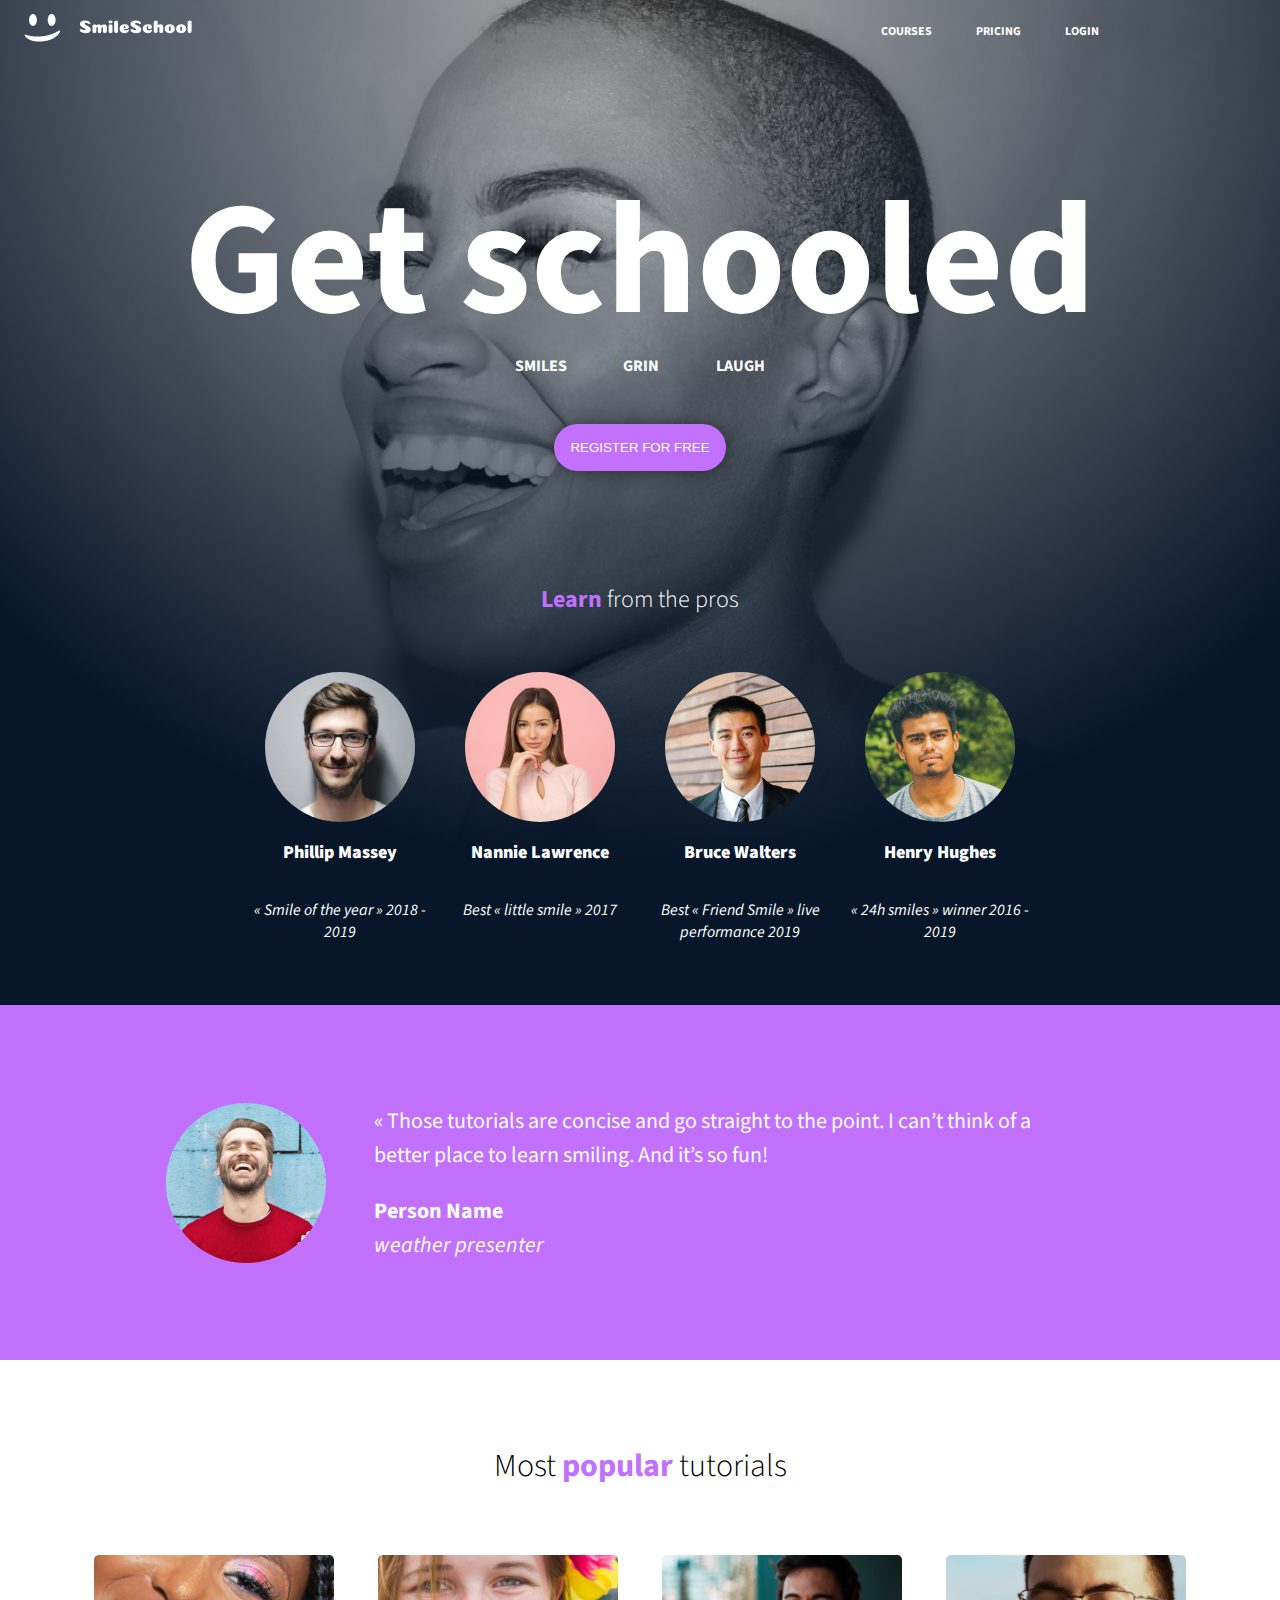
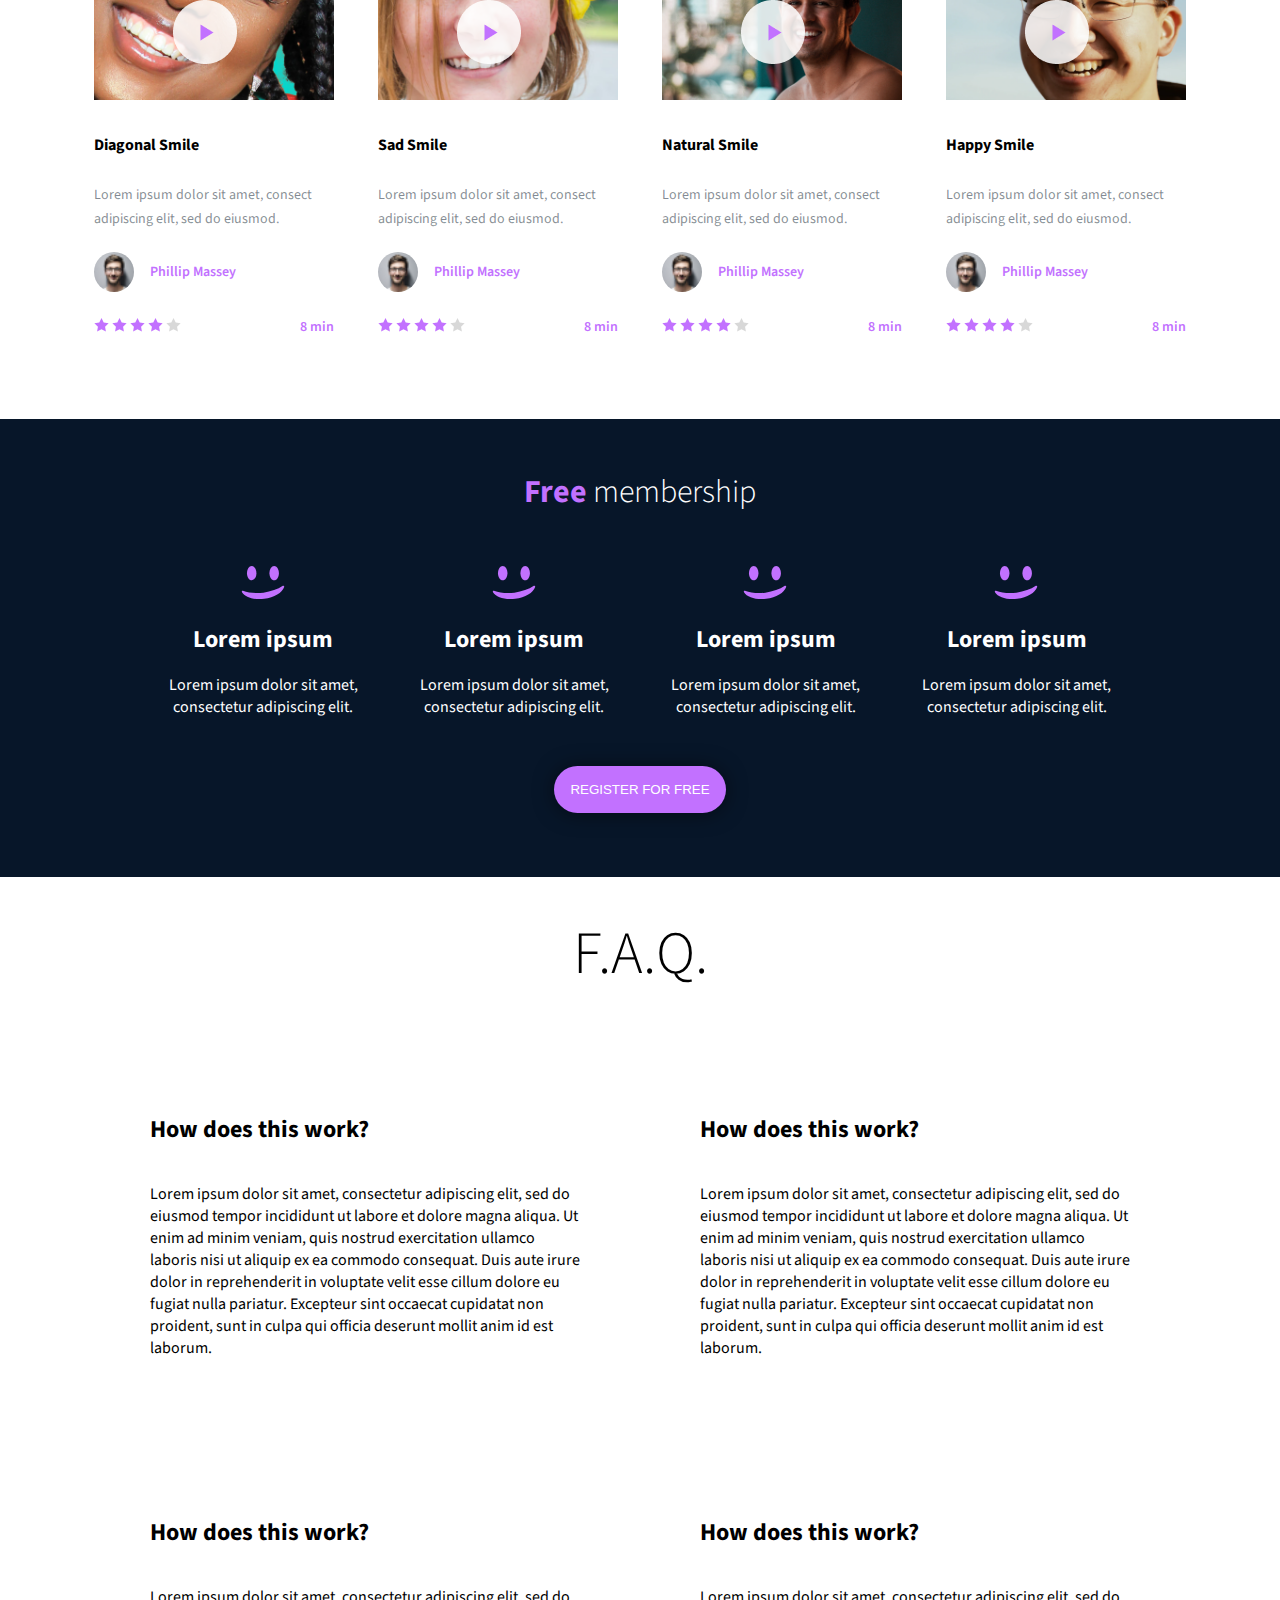
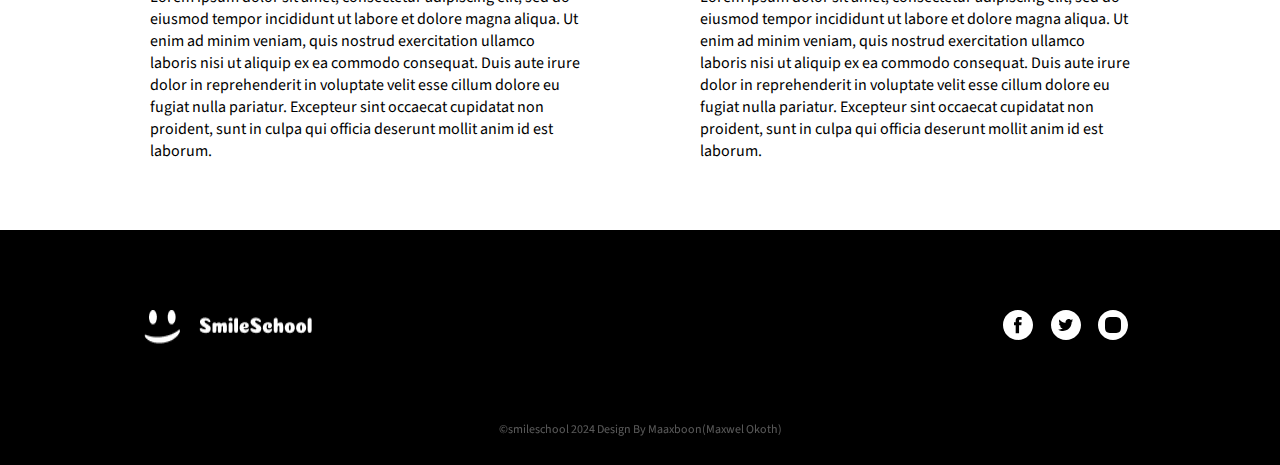
<file: css_advanced/index.html>
<!DOCTYPE html>
<html lang="en">

<head>
    <meta charset="UTF-8">
    <meta http-equiv="X-UA-Compatible" content="IE=edge">
    <meta name="viewport" content="width=device-width, initial-scale=1.0">
    <link href='https://fonts.googleapis.com/css?family=Source+Sans+Pro' rel='stylesheet' type='text/css'>
    <link rel="stylesheet" href="styles.css">
    <title>Smile</title>
</head>

<body>
    <header>
        <div class="logo"><img src="imgs/logo.png" alt="logo" /></div>
        <div class="nav-urls">
            <a href="">courses</a>
            <a href="">pricing</a>
            <a href="">login</a>
        </div>
    </header>
    <main>
        <div class="ming">
            
        <section class="header-section">
            <div class="schooled">
                <h1 class="schooled-title">
                    Get schooled
                </h1>
                <p class="schooled-text">
                    <span>SMILES</span>
                    <span>GRIN</span>
                    <span>LAUGH</span>
                </p>
                <button class="register-btn">REGISTER FOR FREE</button>
            </div>
            <div class="pros">
                <h2 class="pros-title"><span class="secondary-color">Learn</span> from the pros</h2>
                <div class="pros-block">
                    <div class="pros-card">
                        <div class="img">
                            <img class="pic" src="imgs/philip.png" alt="philip">
                        </div>
                        <h3>Phillip Massey</h3>
                        <p>« Smile of the year » 2018 - 2019</p>
                    </div>
                    <div class="pros-card">
                        <div class="img">
                            <img class="pic" src="imgs/nannie.png" alt="nannie">
                        </div>
                        <h3>Nannie Lawrence</h3>
                        <p>Best « little smile » 2017</p>
                    </div>
        
                    <div class="pros-card">
                        
                        <div class="img">
                            <img class="pic" src="imgs/bruce.png" alt="bruce">
                        </div>
                        <h3>Bruce Walters</h3>
                        <p>Best « Friend Smile » live performance 2019</p>
                    </div>
                    <div class="pros-card">
                        <div class="img">
                            <img class="pic" src="imgs/henry.png" alt="henry">
                        </div>
                        <h3>Henry Hughes</h3>
                        <p>« 24h smiles » winner 2016 - 2019</p>
                    </div>
                </div>
            </div>
        </section>
        </div>
        <section class="presenter-section">
            <div class="presenter-block">
                <img src="imgs/avatar.png" alt="avatar">
                <div>
                    <blockquote>
                        « Those tutorials are concise and go straight to the point. I can’t think of a better
                        place to learn smiling. And it’s so fun!
                    </blockquote>
                    <p class="person-name">Person Name</p>
                    <p class="weather">weather presenter</p>
                </div>
            </div>
        </section>
        <section class="videos-section">
            <h1>Most <span class="secondary-color">popular</span> tutorials</h1>
            <div class="videos-list">
                <div class="video-card">
                    <img src="imgs/preview_diag.png" alt="" style="margin-bottom: -48px;">
                    <a class="play" href="#"><img src="imgs/play.png" alt=""></a>
                    <h2 class="video-title">
                        Diagonal Smile
                    </h2>
                    <p class="video-desc">
                        Lorem ipsum dolor sit amet, consect adipiscing elit, sed do eiusmod.
                    </p>
                    <div class="author">
                        <img class="author-img" src="imgs/philip_sm.png" alt="philip_sm">
                        <h3 class="author-name">Phillip Massey</h3>
                    </div>
                    <div class="rating-duration">
                        <div class="rating">
                            <img src="svgs/Star_1.svg" alt="Star_1">
                            <img src="svgs/Star_1.svg" alt="Star_1">
                            <img src="svgs/Star_1.svg" alt="Star_1">
                            <img src="svgs/Star_1.svg" alt="Star_1">
                            <img src="svgs/Star_5.svg" alt="Star_5">
                        </div>
                        <p class="duration">8 min</p>
                    </div>
                </div>
                <div class="video-card">
                    <img src="imgs/preview_sad.png" alt=""style="margin-bottom: -48px;">
                    <a class="play" href="#"><img src="imgs/play.png" alt=""></a>
                    <h2 class="video-title">
                        Sad Smile
                    </h2>
                    <p class="video-desc">
                        Lorem ipsum dolor sit amet, consect adipiscing elit, sed do eiusmod.
                    </p>
                    <div class="author">
                        <img class="author-img" src="imgs/philip_sm.png" alt="philip_sm">
                        <h3 class="author-name">Phillip Massey</h3>
                    </div>
                    <div class="rating-duration">
                        <div class="rating">
                            <img src="svgs/Star_1.svg" alt="Star_1">
                            <img src="svgs/Star_1.svg" alt="Star_1">
                            <img src="svgs/Star_1.svg" alt="Star_1">
                            <img src="svgs/Star_1.svg" alt="Star_1">
                            <img src="svgs/Star_5.svg" alt="Star_5">
                        </div>
                        <p class="duration">8 min</p>
                    </div>
                </div>
                <div class="video-card">
                    <img src="imgs/preview_nat.png" alt=""style="margin-bottom: -48px;">
                    <a class="play" href="#"><img src="imgs/play.png" alt=""></a>
                    <h2 class="video-title">
                        Natural Smile
                    </h2>
                    <p class="video-desc">
                        Lorem ipsum dolor sit amet, consect adipiscing elit, sed do eiusmod.
                    </p>
                    <div class="author">
                        <img class="author-img" src="imgs/philip_sm.png" alt="philip_sm">
                        <h3 class="author-name">Phillip Massey</h3>
                    </div>
                    <div class="rating-duration">
                        <div class="rating">
                            <img src="svgs/Star_1.svg" alt="Star_1">
                            <img src="svgs/Star_1.svg" alt="Star_1">
                            <img src="svgs/Star_1.svg" alt="Star_1">
                            <img src="svgs/Star_1.svg" alt="Star_1">
                            <img src="svgs/Star_5.svg" alt="Star_5">
                        </div>
                        <p class="duration">8 min</p>
                    </div>
                </div>
                <div class="video-card">
                    <img src="imgs/preview_hap.png" alt=""style="margin-bottom: -48px;">
                    <a class="play" href="#"><img src="imgs/play.png" alt=""></a>
                    <h2 class="video-title">
                        Happy Smile
                    </h2>
                    <p class="video-desc">
                        Lorem ipsum dolor sit amet, consect adipiscing elit, sed do eiusmod.
                    </p>
                    <div class="author">
                        <img class="author-img" src="imgs/philip_sm.png" alt="philip_sm">
                        <h3 class="author-name">Phillip Massey</h3>
                    </div>
                    <div class="rating-duration">
                        <div class="rating">
                            <img src="svgs/Star_1.svg" alt="Star_1">
                            <img src="svgs/Star_1.svg" alt="Star_1">
                            <img src="svgs/Star_1.svg" alt="Star_1">
                            <img src="svgs/Star_1.svg" alt="Star_1">
                            <img src="svgs/Star_5.svg" alt="Star_5">
                        </div>
                        <p class="duration">8 min</p>
                    </div>
                </div>
            </div>
        </section>
        <section class="membership-section">
            <h1><span class="secondary-color">Free</span> membership</h1>
            <div class="memberships">
                <div class="membership-card">
                    <img src="svgs/smile.svg" alt="smile">
                    <h2>Lorem ipsum</h2>
                    <p>
                        Lorem ipsum dolor sit amet, consectetur adipiscing elit.
                    </p>
                </div>
                <div class="membership-card">
                    <img src="svgs/smile.svg" alt="smile">
                    <h2>Lorem ipsum</h2>
                    <p>
                        Lorem ipsum dolor sit amet, consectetur adipiscing elit.
                    </p>
                </div>
                <div class="membership-card">
                    <img src="svgs/smile.svg" alt="smile">
                    <h2>Lorem ipsum</h2>
                    <p>
                        Lorem ipsum dolor sit amet, consectetur adipiscing elit.
                    </p>
                </div>
                <div class="membership-card">
                    <img src="svgs/smile.svg" alt="smile">
                    <h2>Lorem ipsum</h2>
                    <p>
                        Lorem ipsum dolor sit amet, consectetur adipiscing elit.
                    </p>
                </div>
            </div>
            <button class="register-btn">REGISTER FOR FREE</button>
        </section>
        <section class="faq-section">
            <h1>F.A.Q.</h1>
            <div class="faq-list">
                <div class="faq-item">
                    <h2>How does this work?</h2>
                    <p>
                        Lorem ipsum dolor sit amet, consectetur adipiscing elit, sed do eiusmod tempor incididunt ut
                        labore et dolore magna aliqua. Ut enim ad minim veniam, quis nostrud exercitation ullamco
                        laboris nisi ut aliquip ex ea commodo consequat. Duis aute irure dolor in reprehenderit in
                        voluptate velit esse cillum dolore eu fugiat nulla pariatur. Excepteur sint occaecat cupidatat
                        non proident, sunt in culpa qui officia deserunt mollit anim id est laborum.
                    </p>
                </div>
                <div class="faq-item">
                    <h2>How does this work?</h2>
                    <p>
                        Lorem ipsum dolor sit amet, consectetur adipiscing elit, sed do eiusmod tempor incididunt ut
                        labore et dolore magna aliqua. Ut enim ad minim veniam, quis nostrud exercitation ullamco
                        laboris nisi ut aliquip ex ea commodo consequat. Duis aute irure dolor in reprehenderit in
                        voluptate velit esse cillum dolore eu fugiat nulla pariatur. Excepteur sint occaecat cupidatat
                        non proident, sunt in culpa qui officia deserunt mollit anim id est laborum.
                    </p>
                </div>
            </div>
            <div class="faq-list">
                <div class="faq-item">
                    <h2>How does this work?</h2>
                    <p>
                        Lorem ipsum dolor sit amet, consectetur adipiscing elit, sed do eiusmod tempor incididunt ut
                        labore et dolore magna aliqua. Ut enim ad minim veniam, quis nostrud exercitation ullamco
                        laboris nisi ut aliquip ex ea commodo consequat. Duis aute irure dolor in reprehenderit in
                        voluptate velit esse cillum dolore eu fugiat nulla pariatur. Excepteur sint occaecat cupidatat
                        non proident, sunt in culpa qui officia deserunt mollit anim id est laborum.
                    </p>
                </div>
                <div class="faq-item">
                    <h2>How does this work?</h2>
                    <p>
                        Lorem ipsum dolor sit amet, consectetur adipiscing elit, sed do eiusmod tempor incididunt ut
                        labore et dolore magna aliqua. Ut enim ad minim veniam, quis nostrud exercitation ullamco
                        laboris nisi ut aliquip ex ea commodo consequat. Duis aute irure dolor in reprehenderit in
                        voluptate velit esse cillum dolore eu fugiat nulla pariatur. Excepteur sint occaecat cupidatat
                        non proident, sunt in culpa qui officia deserunt mollit anim id est laborum.
                    </p>
                </div>
            </div>
        </section>
    </main>
    <footer>
        <div class="ft-container">
            <div class="nav-ft">
                <img src="imgs/logo.png" alt="">
                <div>
                    <a href=""><img src="svgs/facebook.svg" alt=""></a>
                    <a href=""><img src="svgs/twitter.svg" alt=""></a>
                    <a href=""><img src="svgs/Combined Shape.svg" alt=""></a>
                </div>
            </div>
            <p>&copy;smileschool 2024 Design By Maaxboon(Maxwel Okoth)</p>
        </div>
    </footer>
</body>

</html>
</file>
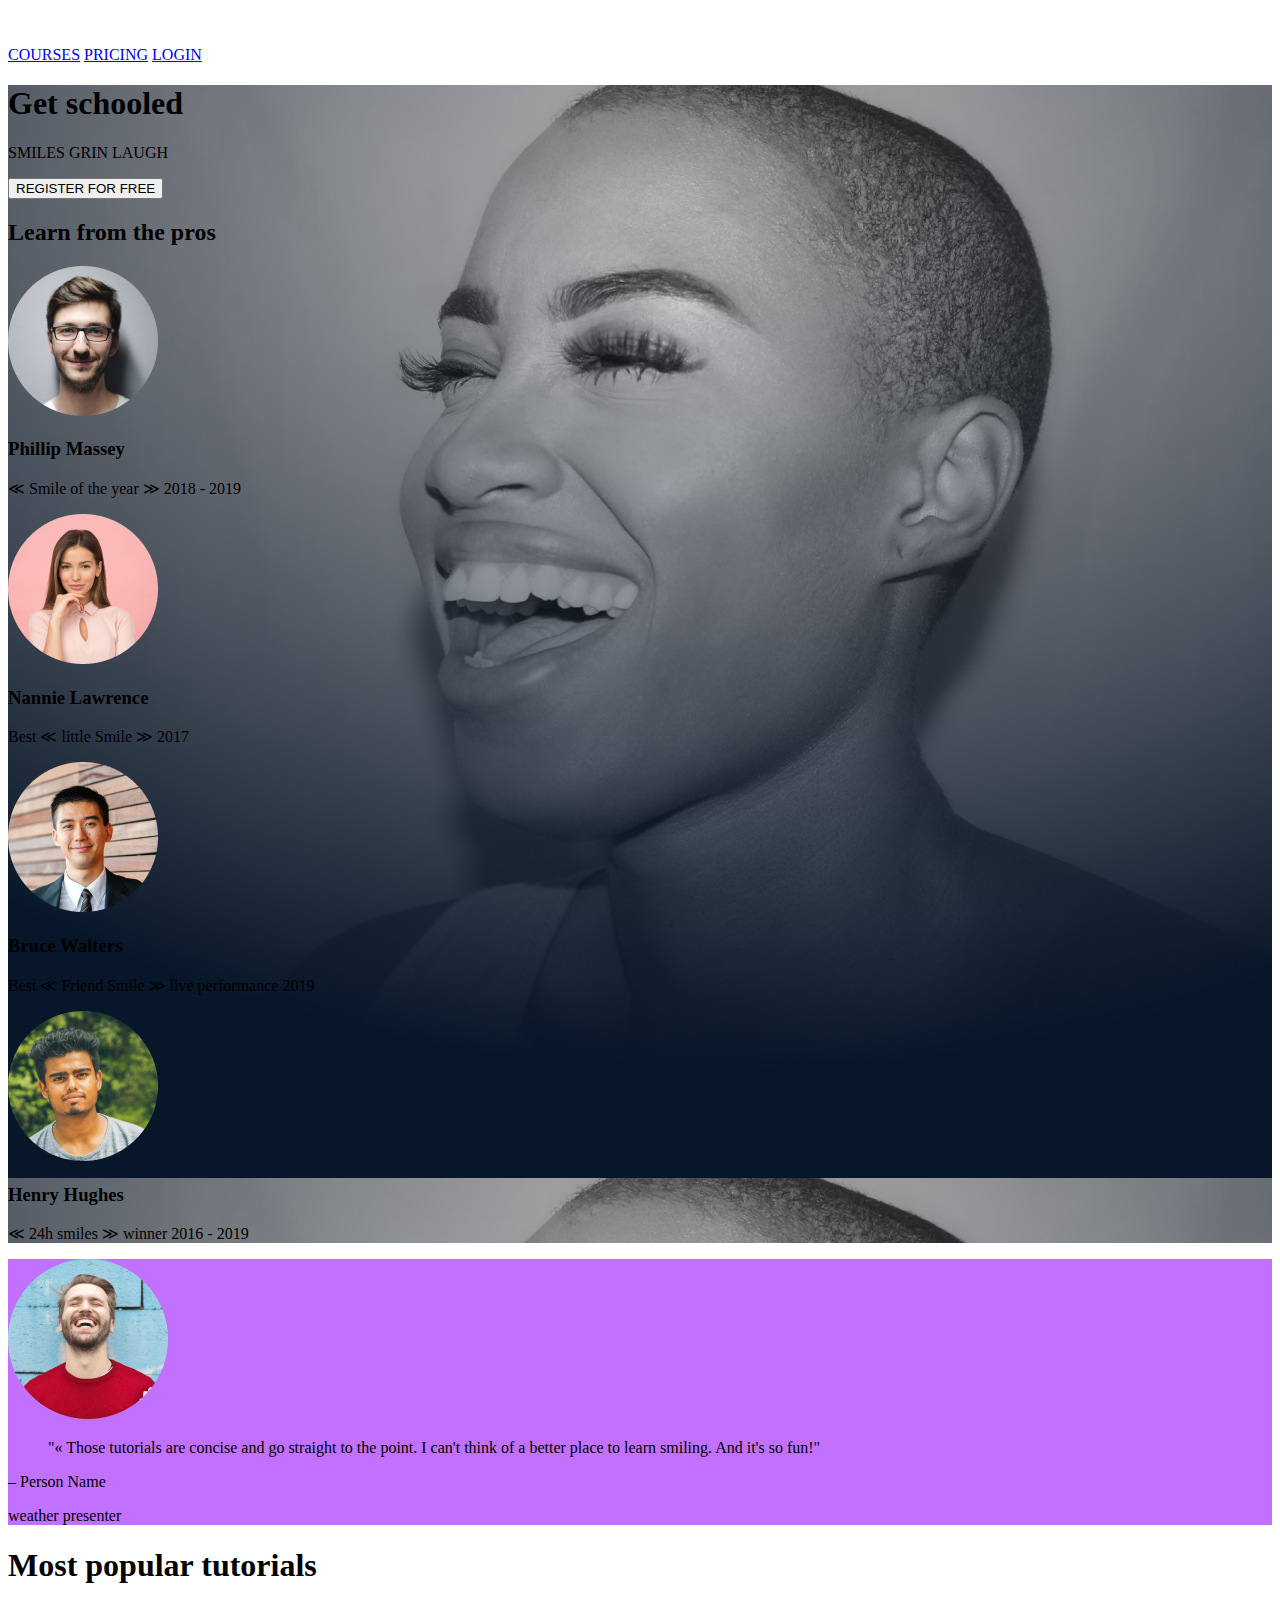
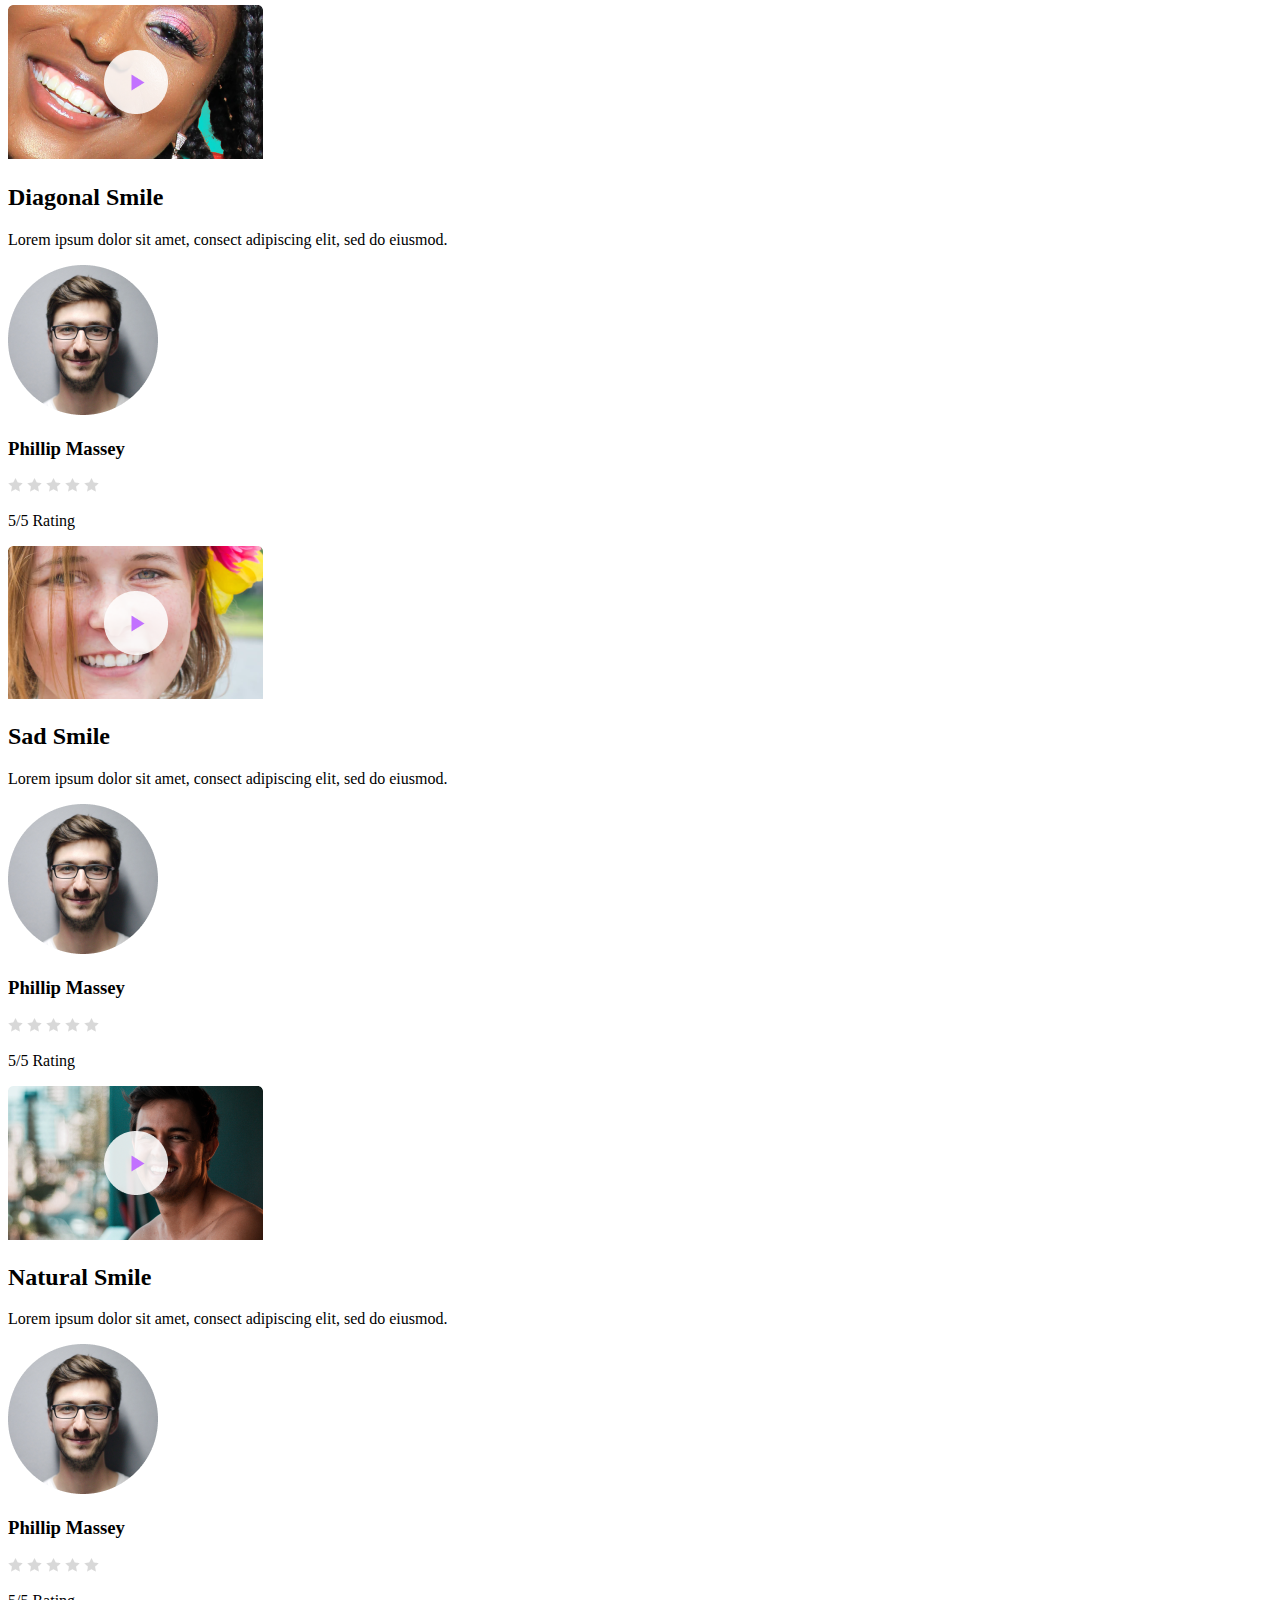
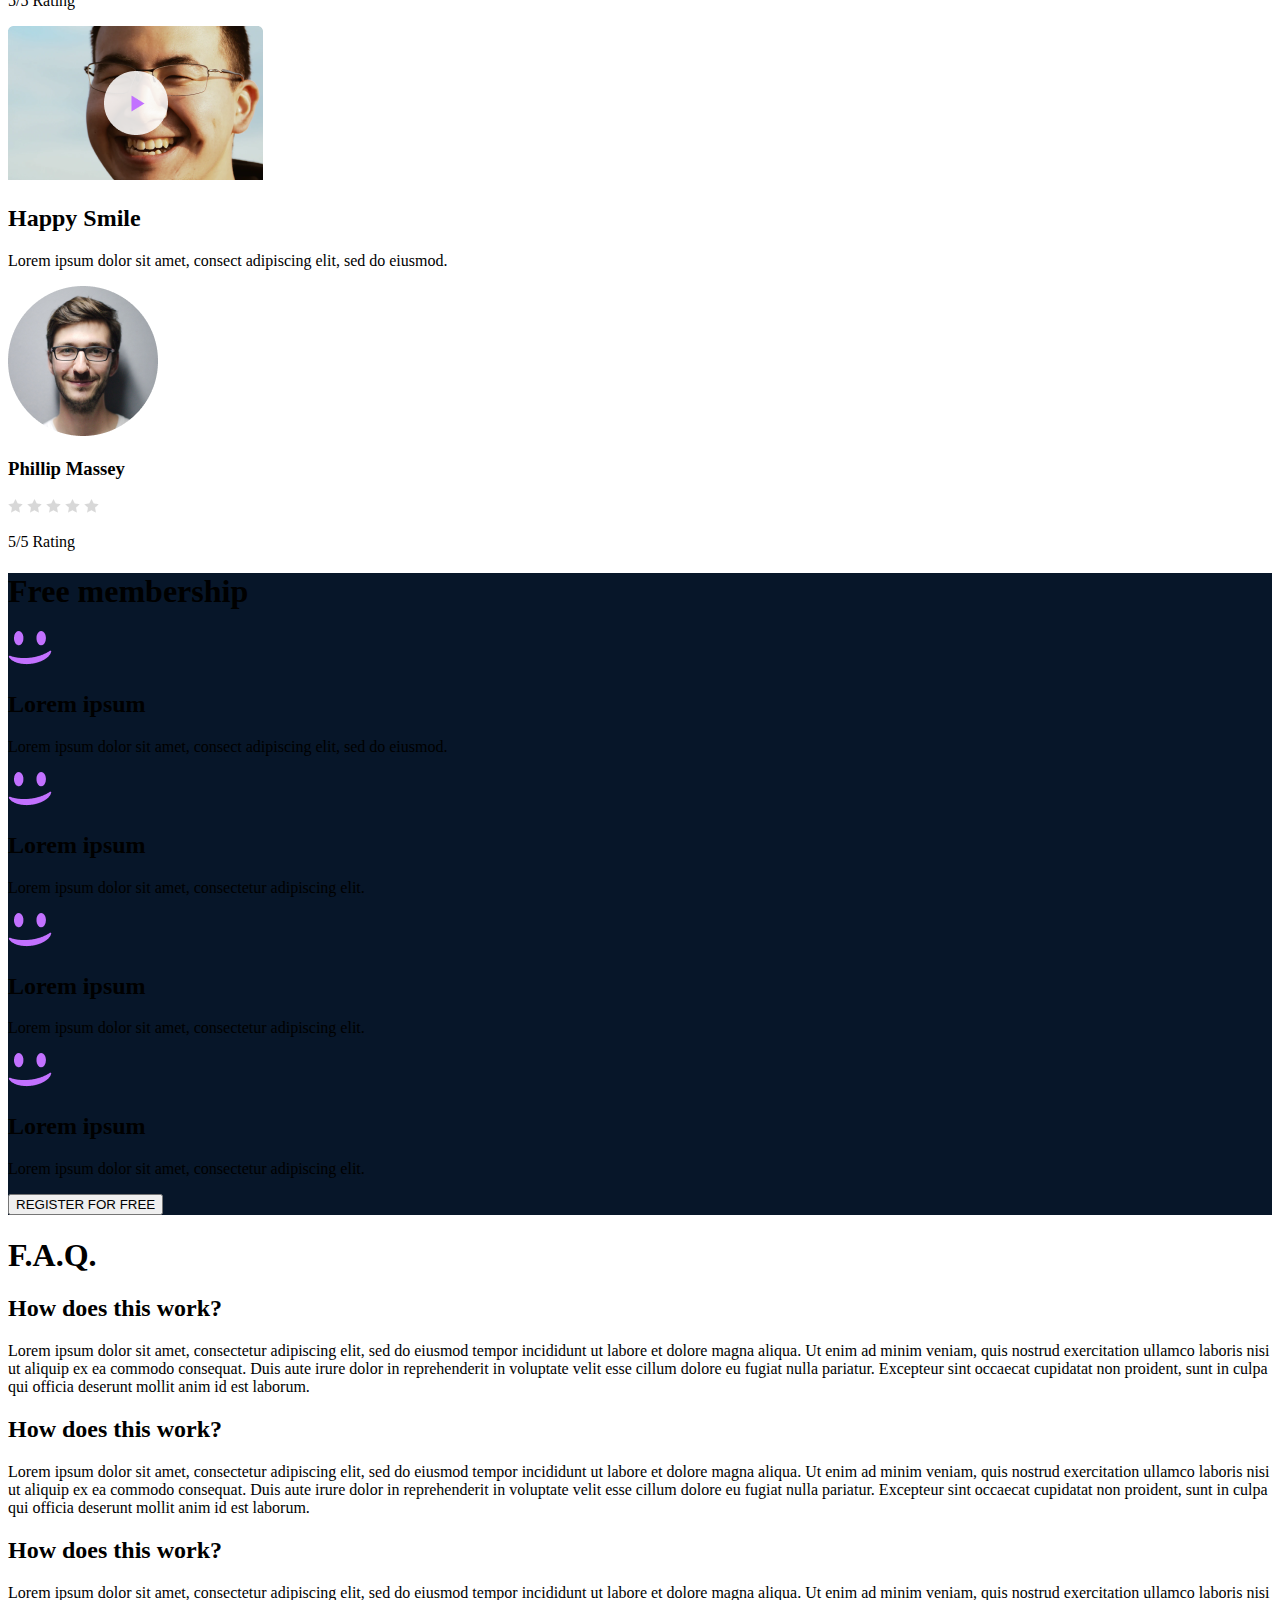
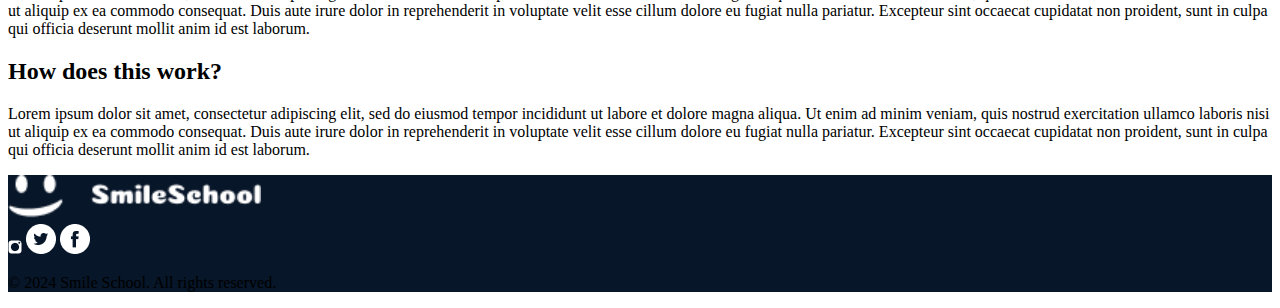
<file: html_advanced/index.html>
<!DOCTYPE html>
<html lang="en">
    <head>
        <meta charset="UTF-8">
        <meta name="viewport" content="width=device-width, initial-scale=1.0">
        <title>Smile School Webpage</title>
    </head>
    <body>
        <header>
            <!-- Clickable logo -->
            <div>
                <a href="#">
                    <img src="./images/logo.png" alt="Website Logo" width="15%">
                </a>
            </div>

            <!-- Navigation links -->
            <div>
                <a href="#Courses">COURSES</a>
                <a href="#Courses">PRICING</a>
                <a href="#Courses">LOGIN</a>
            </div>
        </header>
        <main>
            <section style="background-image: url('images/background.png');">
                <!-- First block: heading, text, and button -->
                <div>
                    <h1>Get schooled</h1>
                    <p>SMILES GRIN LAUGH</p>
                    <button>REGISTER FOR FREE</button>
                </div>
            
                <!-- Second block: heading and four smaller blocks -->
                <div>
                    <h2>Learn from the pros</h2>
                    <div>
                        <!-- First of four blocks -->
                    <div>
                        <img src="./images/phillip.png" alt="phillip">
                        <h3>Phillip Massey</h3>
                        <p>≪ Smile of the year ≫ 2018 - 2019</p>
                    </div>
                        <!-- Second block -->
                    <div>
                        <img src="./images/Nannie.png" alt="Nannie">
                        <h3>Nannie Lawrence</h3>
                        <p>Best ≪ little Smile ≫ 2017</p>
                    </div>
                    <!-- Third block -->
                    <div>
                        <img src="./images/Bruce.png" alt="Bruce ">
                        <h3>Bruce Walters</h3>
                        <p>Best ≪ Friend Smile ≫ live performance 2019</p>
                    </div>
                    <!-- Fourth block -->
                    <div>
                        <img src="./images/Henry.png" alt="Henry">
                        <h3>Henry Hughes</h3>
                        <p>≪ 24h smiles ≫ winner 2016 - 2019</p>
                    </div>
                </div>
            </section>

            <section style="background-image: url('images/background1.png');">
                <div>
                <!-- Image -->
                <img src="./images/quote-author.png" alt="Quote Author">
                </div>
            
                <div>
                <!-- Blockquote for the quote -->
                <blockquote>
                    "« Those tutorials are concise and go straight to the point. I can't think of a better place to learn smiling. And it's so fun!"
                </blockquote>
                <!-- Author name -->
                <p>– Person Name</p>
                <!-- Subtitle or additional text -->
                <p>weather presenter</p>
                </div>
            </section>

            <!-- Videos section -->
            <section>
                <h1>Most popular tutorials</h1>
                <div>
                <!-- First video block -->
                <div>
                    <!-- Video thumbnail -->
                    <img src="./images/tuto_1.png" alt="Video 1 Thumbnail">
                    <h2>Diagonal Smile</h2>
                    <p>Lorem ipsum dolor sit amet, consect adipiscing elit, sed do eiusmod.</p>

                    <!-- Author block -->
                    <div>
                    <img src="./images/phillip.png" alt="Author 1">
                    <h3>Phillip Massey</h3>
                    </div>

                    <!-- Rating block -->
                    <div>
                    <!-- Star images for rating -->
                    <div>
                        <img src="./images/star.png" alt="Star 1">
                        <img src="./images/star.png" alt="Star 2">
                        <img src="./images/star.png" alt="Star 3">
                        <img src="./images/star.png" alt="Star 4">
                        <img src="./images/star.png" alt="Star 5">
                    </div>
                    <p>5/5 Rating</p>
                    </div>
                </div>

                <div>

                    <div>
                        <!-- Video thumbnail -->
                        <img src="./images/tuto_2.png" alt="Video 1 Thumbnail">
                        <h2>Sad Smile</h2>
                        <p>Lorem ipsum dolor sit amet, consect adipiscing elit, sed do eiusmod.</p>
    
                        <!-- Author block -->
                        <div>
                        <img src="./images/phillip.png" alt="Author 1">
                        <h3>Phillip Massey</h3>
                        </div>
    
                        <!-- Rating block -->
                        <div>
                        <!-- Star images for rating -->
                        <div>
                            <img src="./images/star.png" alt="Star 1">
                            <img src="./images/star.png" alt="Star 2">
                            <img src="./images/star.png" alt="Star 3">
                            <img src="./images/star.png" alt="Star 4">
                            <img src="./images/star.png" alt="Star 5">
                        </div>
                        <p>5/5 Rating</p>
                        </div>
                    </div>

                    <div>
                        <!-- Video thumbnail -->
                        <img src="./images/tuto_3.png" alt="Video 1 Thumbnail">
                        <h2>Natural Smile</h2>
                        <p>Lorem ipsum dolor sit amet, consect adipiscing elit, sed do eiusmod.</p>
    
                        <!-- Author block -->
                        <div>
                        <img src="./images/phillip.png" alt="Author 1">
                        <h3>Phillip Massey</h3>
                        </div>
    
                        <!-- Rating block -->
                        <div>
                        <!-- Star images for rating -->
                        <div>
                            <img src="./images/star.png" alt="Star 1">
                            <img src="./images/star.png" alt="Star 2">
                            <img src="./images/star.png" alt="Star 3">
                            <img src="./images/star.png" alt="Star 4">
                            <img src="./images/star.png" alt="Star 5">
                        </div>
                        <p>5/5 Rating</p>
                        </div>
                    </div>
                </div>
                    <!-- Video thumbnail -->
                    <img src="./images/tuto_4.png" alt="Video 1 Thumbnail">
                    <h2>Happy Smile</h2>
                    <p>Lorem ipsum dolor sit amet, consect adipiscing elit, sed do eiusmod.</p>

                    <!-- Author block -->
                    <div>
                    <img src="./images/phillip.png" alt="Author 1">
                    <h3>Phillip Massey</h3>
                    </div>

                    <!-- Rating block -->
                    <div>
                    <!-- Star images for rating -->
                    <div>
                        <img src="./images/star.png" alt="Star 1">
                        <img src="./images/star.png" alt="Star 2">
                        <img src="./images/star.png" alt="Star 3">
                        <img src="./images/star.png" alt="Star 4">
                        <img src="./images/star.png" alt="Star 5">
                    </div>
                    <p>5/5 Rating</p>
                    </div>
                </div>

                </div>
            </section>

            <section style="background-image: url('images/background2.png');">
                <h1>Free membership</h1>
                <div>
                  <!-- First membership item -->
                  <div>
                    <img src="./images/smile.png" alt="Membership Plan 1">
                    <h2>Lorem ipsum</h2>
                    <p>Lorem ipsum dolor sit amet, consect adipiscing elit, sed do eiusmod.</p>
                  </div>
            
                  <!-- Second membership item -->
                  <div>
                    <img src="./images/smile.png" alt="Membership Plan 2">
                    <h2>Lorem ipsum</h2>
                    <p>Lorem ipsum dolor sit amet, consectetur adipiscing elit.</p>
                  </div>
            
                  <!-- Third membership item -->
                  <div>
                    <img src="./images/smile.png" alt="Membership Plan 3">
                    <h2>Lorem ipsum</h2>
                    <p>Lorem ipsum dolor sit amet, consectetur adipiscing elit.</p>
                  </div>
            
                  <!-- Fourth membership item -->
                  <div>
                    <img src="./images/smile.png" alt="Membership Plan 4">
                    <h2>Lorem ipsum</h2>
                    <p>Lorem ipsum dolor sit amet, consectetur adipiscing elit.</p>
                    <button>REGISTER FOR FREE</button>
                  </div>
                </div>
            </section>

            <section>
                <h1>F.A.Q.</h1>
                <div>
                  <!-- First row -->
                  <div>
                    <!-- First item block in the first row -->
                    <div>
                      <h2>How does this work?</h2>
                      <p>Lorem ipsum dolor sit amet, consectetur adipiscing elit, sed do eiusmod tempor incididunt ut labore et dolore magna aliqua. Ut enim ad minim veniam, quis nostrud exercitation ullamco laboris nisi ut aliquip ex ea commodo consequat. Duis aute irure dolor in reprehenderit in voluptate velit esse cillum dolore eu fugiat nulla pariatur. Excepteur sint occaecat cupidatat non proident, sunt in culpa qui officia deserunt mollit anim id est laborum.</p>
                    </div>
            
                    <!-- Second item block in the first row -->
                    <div>
                      <h2>How does this work?</h2>
                      <p>Lorem ipsum dolor sit amet, consectetur adipiscing elit, sed do eiusmod tempor incididunt ut labore et dolore magna aliqua. Ut enim ad minim veniam, quis nostrud exercitation ullamco laboris nisi ut aliquip ex ea commodo consequat. Duis aute irure dolor in reprehenderit in voluptate velit esse cillum dolore eu fugiat nulla pariatur. Excepteur sint occaecat cupidatat non proident, sunt in culpa qui officia deserunt mollit anim id est laborum.</p>
                    </div>
                  </div>
            
                  <!-- Second row -->
                  <div>
                    <!-- First item block in the second row -->
                    <div>
                      <h2>How does this work?</h2>
                      <p>Lorem ipsum dolor sit amet, consectetur adipiscing elit, sed do eiusmod tempor incididunt ut labore et dolore magna aliqua. Ut enim ad minim veniam, quis nostrud exercitation ullamco laboris nisi ut aliquip ex ea commodo consequat. Duis aute irure dolor in reprehenderit in voluptate velit esse cillum dolore eu fugiat nulla pariatur. Excepteur sint occaecat cupidatat non proident, sunt in culpa qui officia deserunt mollit anim id est laborum.</p>
                    </div>
            
                    <!-- Second item block in the second row -->
                    <div>
                      <h2>How does this work?</h2>
                      <p>Lorem ipsum dolor sit amet, consectetur adipiscing elit, sed do eiusmod tempor incididunt ut labore et dolore magna aliqua. Ut enim ad minim veniam, quis nostrud exercitation ullamco laboris nisi ut aliquip ex ea commodo consequat. Duis aute irure dolor in reprehenderit in voluptate velit esse cillum dolore eu fugiat nulla pariatur. Excepteur sint occaecat cupidatat non proident, sunt in culpa qui officia deserunt mollit anim id est laborum.</p>
                    </div>
                  </div>
                </div>
              </section>


        </main>

        <footer style="background-image: url('images/background3.png');">
            <div>
              <!-- Logo and links container -->
              <div>
                <!-- Logo image -->
                <img src="./images/logo.png" width="20%" alt="Footer Logo">
                
                <!-- Block for images with links -->
                <div>
                  <a href="#"><img src="./images/instagram.png" alt="Instagram"></a>
                  <a href="#"><img src="./images/x.png" alt="x"></a>
                  <a href="#"><img src="./images/fabebook.png" alt="facebook"></a>
                </div>
              </div>
              
              <!-- Additional text -->
              <p>&copy; 2024 Smile School. All rights reserved.</p>
            </div>
          </footer>
      
    </body>
</html>
</file>
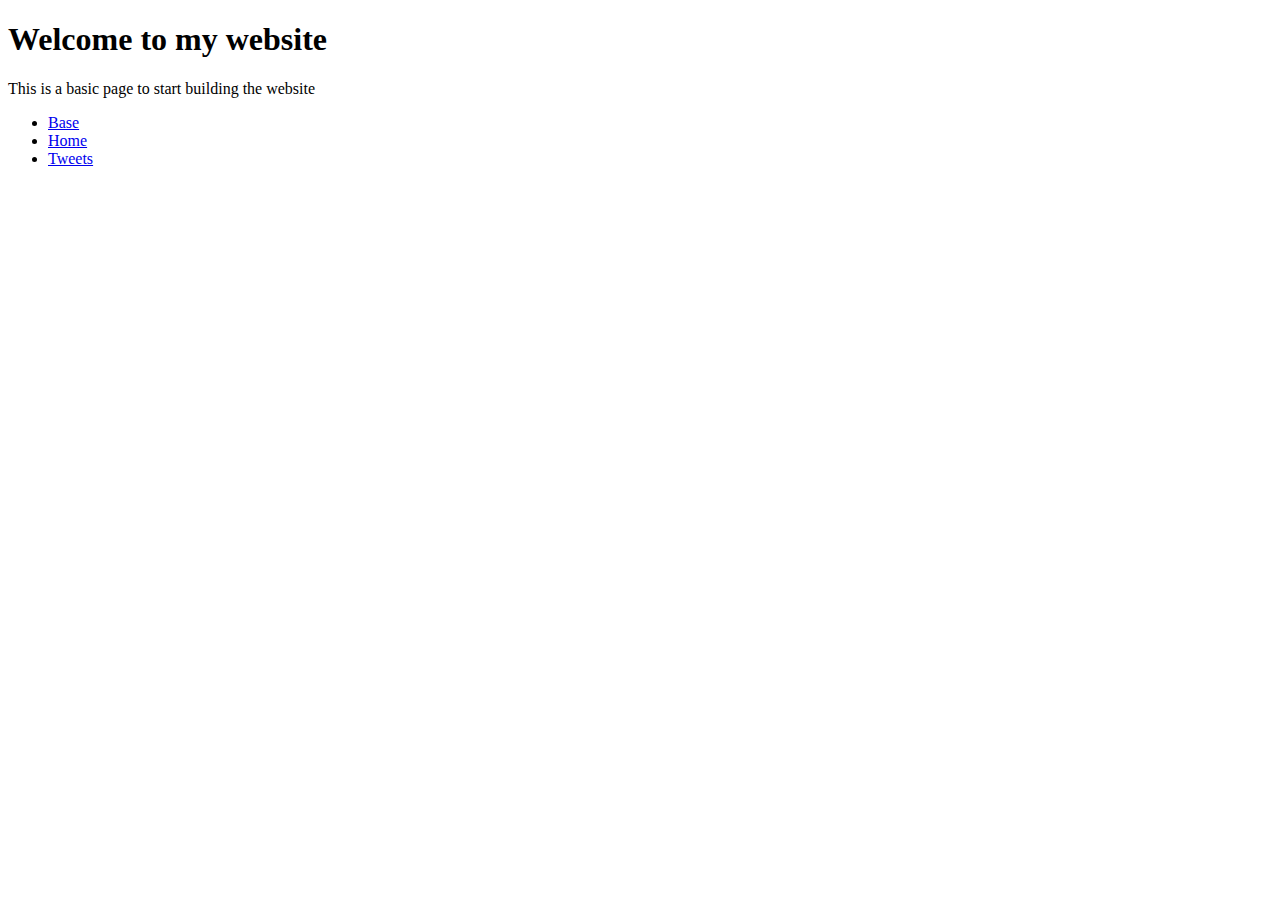
<file: html_basic/base_index.html>
<!doctype html>
<html>
    <head>
        <title>Base Page</title>
        <meta charset="utf-8">
    </head>
    <body>
        <h1>Welcome to my website</h1>
        <p>This is a basic page to start building the website</p>
        <header>
            <ul>
                <li><a href="base_index.html">Base</a></li>
                <li><a href="index.html">Home</a></li>
                <li><a href="tweets.html">Tweets</a></li>
            </ul>
        </header>
    </body>
</html>
</file>
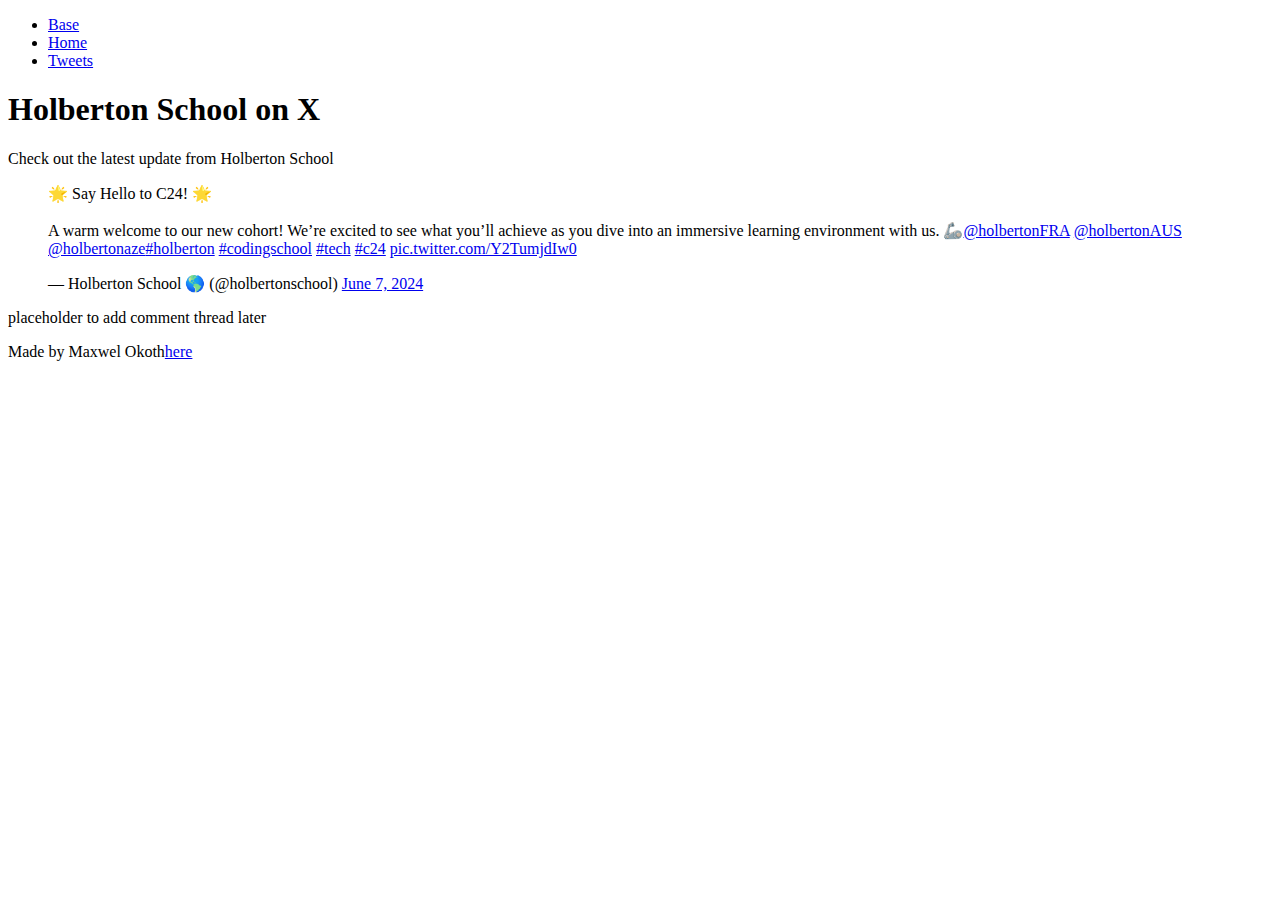
<file: html_basic/tweets.html>
<!doctype html>
<html>
    <head>
        <title>ALU web development</title>
        <meta charset="utf-8">
    </head>
    <body>
        <header>
            <ul>
                <li><a href="base_index.html">Base</a></li>
                <li><a href="index.html">Home</a></li>
                <li><a href="tweets.html">Tweets</a></li>
            </ul>
        </header>
        <main>
            <article>
                <h1>Holberton School on X</h1>
                <p>Check out the latest update from Holberton School</p>
                <blockquote class="twitter-tweet"><p lang="en" dir="ltr">🌟 Say Hello to C24! 🌟<br><br>
                    A warm welcome to our new cohort! We’re excited to see what you’ll achieve as you dive 
                    into an immersive learning environment with us. 
                    🦾<a href="https://twitter.com/HolbertonFRA?ref_src=twsrc%5Etfw">@holbertonFRA</a> 
                    <a href="https://twitter.com/HolbertonAUS?ref_src=twsrc%5Etfw">@holbertonAUS</a> <a href="https://twitter.com/holbertonaze?ref_src=twsrc%5Etfw">@holbertonaze</a><a href="https://twitter.com/hashtag/holberton?src=hash&amp;ref_src=twsrc%5Etfw">#holberton</a> <a href="https://twitter.com/hashtag/codingschool?src=hash&amp;ref_src=twsrc%5Etfw">#codingschool</a> <a href="https://twitter.com/hashtag/tech?src=hash&amp;ref_src=twsrc%5Etfw">#tech</a> <a href="https://twitter.com/hashtag/c24?src=hash&amp;ref_src=twsrc%5Etfw">#c24</a> <a href="https://t.co/Y2TumjdIw0">pic.twitter.com/Y2TumjdIw0</a></p>&mdash; Holberton School 🌎 (@holbertonschool) <a href="https://twitter.com/holbertonschool/status/1799111848454713479?ref_src=twsrc%5Etfw">June 7, 2024</a></blockquote> <script async src="https://platform.twitter.com/widgets.js" charset="utf-8"></script>
            </article>

            <aside>
                <p>placeholder to add comment thread later</p>
            </aside>
        </main>
        <footer>
            <p>Made by Maxwel Okoth<a href="https://www.linkedin.com/in/maxwelokoth/" target="_blank">here</a></p>
        </footer>
    </body>
</html>
</file>
<file: css_advanced/styles.css>
body {
  font-family: "Source Sans Pro";
  font-style: normal;
  overflow-x:hidden; 
  scroll-behavior: smooth; /* Enable smooth scrolling */
}

header {
  display: flex;
  padding: 12px;
  position: absolute;
  justify-content: center;
  align-items: center;
  width: 100%;
  left: 0;
  z-index: 10;

}
.ming {
  position: relative;
}

.ming::before {
  content: "";
  position: absolute;
  top: 0;
  right: 0;
  bottom: 0;
  left: 0;
  background: url("./imgs/banner.png") no-repeat center center fixed;
  background-size: cover;
  filter: grayscale(100%);
  z-index: -1; 
}

header .logo {
  flex: 4;
  padding-left: 12px;
  z-index: 1;
}
header .logo img{
  max-width: 100%;
}

header .nav-urls {
  flex: 2;
  font-weight: bold;
  font-size: 12px;
  line-height: 15px;
  text-transform: uppercase;
  height: fit-content;
  gap: 20px;
  display: flex;
  
}
header .nav-urls a {
  padding: 12px;
  text-decoration: none;
  color: white;
}
.header-section {
  display: flex;
  flex-direction: column;
  background-blend-mode: color;
  background: radial-gradient(
    70.9% 85.9% at 50% 0%,
    rgba(41, 48, 61, 0.0001) 0%,
    #071629 100%
  );
  color: white;
}
.schooled {
  display: flex;
  flex-direction: column;
  padding-top: 5rem;
}
.schooled-title {
  height: 151px;
  font-weight: 700;
  font-size: 12.5vw;
  line-height: 151px;
  text-align: center;
  color: #ffffff;
}

.schooled-text {
  height: 20px;
  position: relative;
  margin-top: -7%;
  text-align: center;
  font-weight: 700;
  font-size: 16px;
  line-height: 20px;
  color: #ffffff;
  display: flex;
  justify-content: space-around;
  margin-left: 38%;
  margin-right: 38%;
}

.register-btn {
  background: #c271ff;
  border-radius: 25px;
  border: none;
  cursor: pointer;
  color: white;
  font-weight: 500;
  box-shadow: 0px 1px 20px rgba(0, 0, 0, 0.5);
  display: block;
  align-self: center;
  margin: 2rem auto;
  padding: 1rem;
}

.secondary-color {
  color: #c271ff;
}
.pros {
  padding: 2%;
  display: flex;
  flex-direction: column;
}
.pros-title {
  position: relative;
  align-self: center;
  padding: 2rem;
  font-weight: 300;
  line-height: 40px;
}
.pros-title .secondary-color {
  font-weight: 700;
}
.pros-block {
  display: flex;
  flex-wrap: wrap;
  flex-direction: row;
  justify-content: center;
}
.pros-card {
  width: 200px;
  display: flex;
  flex-direction: column;
  margin-bottom: 20px;
  align-items: center;
}
.pros-card .img {
  border-radius: 100px;
  width: 150px;
  height: 150px;
  cursor: pointer;
  overflow: hidden;

}
.pros-card .img .pic{
  width: 100%;
  height: 100%;
  object-fit: cover;
}
.pros-card .img .pic:hover{
  transform: rotate(10deg);
}
.pros-card h3 {
  font-weight: 900;
  font-size: 18px;

  text-align: center;
}
.pros-card p {
  font-style: italic;
  text-align: center;
  font-size: 16px;
}
main {
  position: relative;
  display: flex;
  flex-direction: column;
  margin: -8px;
}

.presenter-section {
  /* position: absolute; */
  background-color: #c271ff;
  padding: 6%;
}
.presenter-block {
  display: flex;
  flex-direction: row;
  justify-content: center;
  align-items: center;
  flex-wrap: wrap;
  color: white;

}
.presenter-block img {
  width: 160px;
  height: 160px;
  margin-right: 3rem;
}
.presenter-block blockquote {
  font-weight: 400;
  font-size: 22px;
  line-height: 34px;
  margin-left: 0;
  max-width: 700px;
}
.presenter-block .person-name {
  font-weight: 700;
  font-size: 22px;
  line-height: 34px;
  margin-bottom: 0;
}
.presenter-block .weather {
  font-style: italic;
  font-weight: 400;
  font-size: 22px;
  line-height: 34px;
  margin-top: 0;
}
.videos-section {
  display: flex;
  flex-direction: column;
 
  padding-top: 3rem;
  padding-bottom: 3rem;
}
.videos-section h1,
.membership-section h1,
.faq-section h1 {
  text-align: center;
}
.videos-section h1 {
  font-weight: 300;
  font-size: 32px;
  line-height: 40px;
  padding-top: 1rem;
  padding-bottom: 2rem;
}
.faq-section h1 {
  font-weight: 300;
  font-size: 60px;
  line-height: 75px;
}
.videos-list {
  display: flex;
  flex-direction: row;
  gap: 12px;
  justify-content: center;
  flex-wrap: wrap;
}
.video-card {
  background:white ;
  padding: 1rem;
  display: flex;
  border-radius: 10px;
  flex-direction: column;
  max-width: 240px;
}
.video-card h2 {
  font-weight: 700;
  font-size: 16px;
  line-height: 20px;
  
}
.video-card .video-desc {
  font-weight: 400;
  font-size: 14px;
  line-height: 24px;
  color: rgba(7, 22, 41, 0.501584);
}
.video-card .play {
  position: relative;
  top: -13%;
  left: 33%;
}
.video-card .author {
  display: flex;
  align-items: center;
}
.author img {
  border-radius: 50%;
  width: 40px;
  height: 40px;
}
.author h3 {
  font-weight: 600;
  font-size: 14px;
  line-height: 27px;
  /* identical to box height, or 193% */
  color: #c271ff;
  margin-left: 1rem;
}
.rating-duration {
  display: flex;
  justify-content: space-between;
  align-items: center;
}
.duration {
  font-weight: 600;
  font-size: 14px;
  line-height: 27px;
  /* identical to box height, or 193% */
  text-align: right;
  color: #c271ff;
}
.membership-section {
  color: white;
  background: #071629;
  padding: 2rem;
}
.membership-section .secondary-color,
.videos-section .secondary-color {
  font-weight: 700;
  font-size: 32px;
  line-height: 40px;
  text-align: center;
}
.membership-section h1 {
  font-weight: 300;
  font-size: 32px;
  line-height: 40px;
  text-align: center;
  padding-bottom: 2rem;
}
.membership-section button {
  left: 42%;
}
.memberships {
  display: flex;
  justify-content: space-evenly;
  padding-left: 5rem;
  padding-right: 5rem;
  flex-wrap: wrap;
}
.membership-card {
  display: flex;
  flex-direction: column;
  max-width: 200px;
  align-items: center;
  text-align: center;
}
.membership-card h2 {
  margin-bottom: 0.1rem;
}

.faq-list {
  display: flex;
  max-width: 1200px;
  margin: auto;
  align-items: center;
  justify-content: center;
  flex-wrap: wrap;
}
.faq-item {
  display: flex;
  flex-direction: column;
  max-width: 430px;
  padding: 5%;
}
footer {
  background: black;
  padding: 1rem;
  margin: -8px;
}
.ft-container {
  display: flex;
  flex-direction: column;
}
.nav-ft {
  display: flex;
  justify-content: space-between;
  padding: 4rem 8rem 4rem 8rem;
}

.nav-ft div a {
  margin-left: 0.4rem;
  margin-right: 0.5rem;
}

.ft-container p {
  color: white;
  opacity: 0.35;
  text-align: center;
  font-weight: 400;
  font-size: 12px;
  line-height: 15px;
}
</file>
